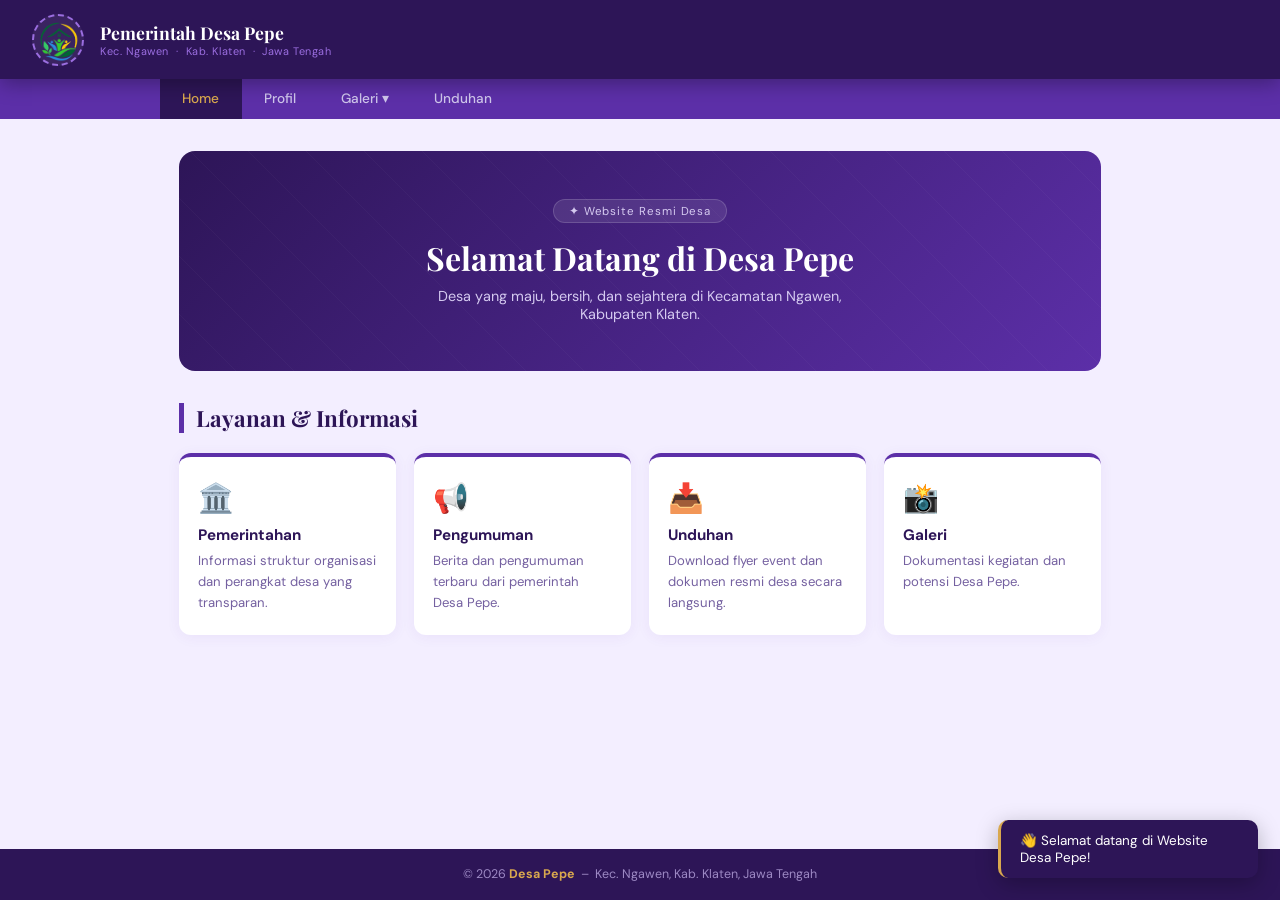
<file: index.html>
<!DOCTYPE html>
<html lang="id">
<head>
  <meta charset="UTF-8"/>
  <meta name="viewport" content="width=device-width, initial-scale=1.0"/>
  <title>Desa Pepe – Beranda</title>
  <link rel="stylesheet" href="style.css"/>
</head>
<body>

<header>
  <div class="logo-slot">
    <img src="aset/img/logo_desa_pepe.png" alt="logo desa" class="logo">
  </div>
  <div class="header-text">
    <h1>Pemerintah Desa Pepe</h1>
    <p>Kec. Ngawen &nbsp;·&nbsp; Kab. Klaten &nbsp;·&nbsp; Jawa Tengah</p>
  </div>
</header>

<nav>
  <ul>
    <li><a href="index.html" class="active">Home</a></li>
    <li><a href="profil.html">Profil</a></li>
    <li id="nav-galeri">
      <a href="galeri.html" onclick="return true;">Galeri ▾</a>
      <div class="dropdown">
        <a href="galeri.html#kegiatan">Kegiatan Desa</a>
        <a href="galeri.html#potensi">Potensi Desa</a>
      </div>
    </li>
    <li><a href="unduhan.html">Unduhan</a></li>
  </ul>
</nav>

<main>
  <div class="hero">
    <div class="badge">✦ Website Resmi Desa</div>
    <h2>Selamat Datang di Desa Pepe</h2>
    <p>Desa yang maju, bersih, dan sejahtera di Kecamatan Ngawen, Kabupaten Klaten.</p>
  </div>

  <h2 class="sec-title" id="layanan">Layanan &amp; Informasi</h2>
  <div class="cards">
    <div class="card">
      <div class="ico">🏛️</div>
      <h3>Pemerintahan</h3>
      <p>Informasi struktur organisasi dan perangkat desa yang transparan.</p>
    </div>
    <div class="card">
      <div class="ico">📢</div>
      <h3>Pengumuman</h3>
      <p>Berita dan pengumuman terbaru dari pemerintah Desa Pepe.</p>
    </div>
    <div class="card">
      <div class="ico">📥</div>
      <h3>Unduhan</h3>
      <p>Download flyer event dan dokumen resmi desa secara langsung.</p>
    </div>
    <div class="card">
      <div class="ico">📸</div>
      <h3>Galeri</h3>
      <p>Dokumentasi kegiatan dan potensi Desa Pepe.</p>
    </div>
  </div>
</main>

<footer>
  <p>&copy; <span id="year">2025</span> <strong>Desa Pepe</strong> &nbsp;–&nbsp; Kec. Ngawen, Kab. Klaten, Jawa Tengah</p>
</footer>

<div id="toast"></div>
<script src="main.js"></script>
<script>
  // Dropdown hover untuk halaman selain galeri
  document.querySelectorAll('nav li').forEach(function(li) {
    li.addEventListener('mouseenter', function() {
      var dd = li.querySelector('.dropdown');
      if (dd) dd.style.display = 'block';
    });
    li.addEventListener('mouseleave', function() {
      var dd = li.querySelector('.dropdown');
      if (dd) dd.style.display = '';
    });
  });
</script>
</body>
</html>
</file>
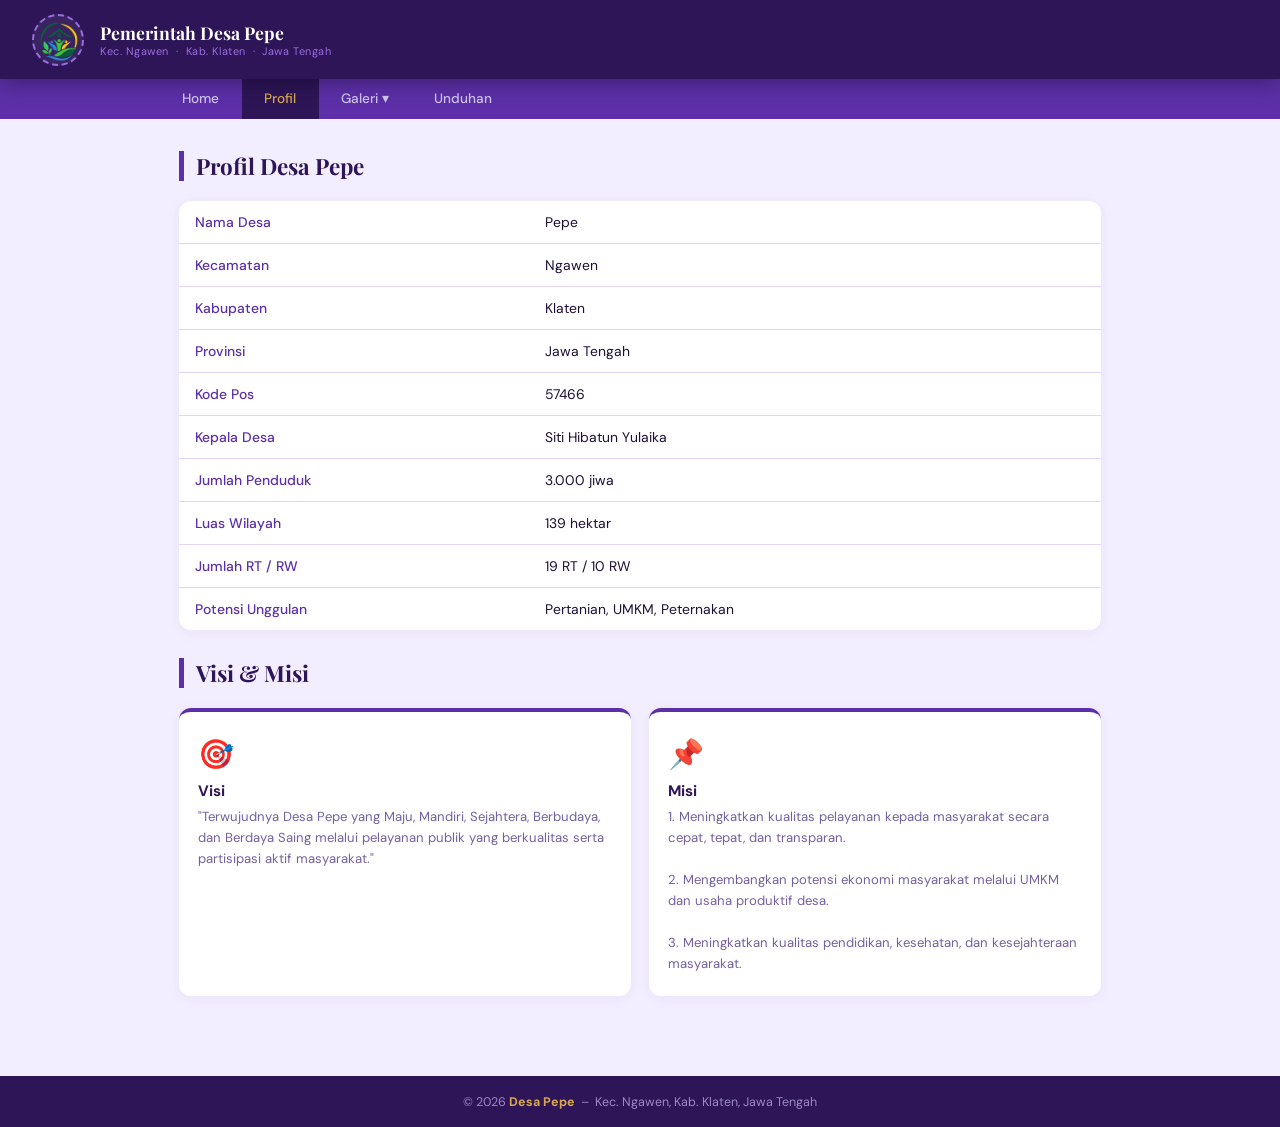
<file: profil.html>
<!DOCTYPE html>
<html lang="id">
<head>
  <meta charset="UTF-8"/>
  <meta name="viewport" content="width=device-width, initial-scale=1.0"/>
  <title>Desa Pepe – Profil</title>
  <link rel="stylesheet" href="style.css"/>
</head>
<body>

<header>
  <div class="logo-slot">
    <img src="aset/img/logo_desa_pepe.png" alt="logo desa" class="logo">
  </div>
  <div class="header-text">
    <h1>Pemerintah Desa Pepe</h1>
    <p>Kec. Ngawen &nbsp;·&nbsp; Kab. Klaten &nbsp;·&nbsp; Jawa Tengah</p>
  </div>
</header>

<nav>
  <ul>
    <li><a href="index.html">Home</a></li>
    <li><a href="profil.html" class="active">Profil</a></li>
    <li id="nav-galeri">
      <a href="galeri.html">Galeri ▾</a>
      <div class="dropdown">
        <a href="galeri.html#kegiatan">Kegiatan Desa</a>
        <a href="galeri.html#potensi">Potensi Desa</a>
      </div>
    </li>
    <li><a href="unduhan.html">Unduhan</a></li>
  </ul>
</nav>

<main>
  <h2 class="sec-title" id="data">Profil Desa Pepe</h2>

  <table class="info-table">
    <tr><td>Nama Desa</td><td>Pepe</td></tr>
    <tr><td>Kecamatan</td><td>Ngawen</td></tr>
    <tr><td>Kabupaten</td><td>Klaten</td></tr>
    <tr><td>Provinsi</td><td>Jawa Tengah</td></tr>
    <tr><td>Kode Pos</td><td>57466</td></tr>
    <tr><td>Kepala Desa</td><td>Siti Hibatun Yulaika</td></tr>
    <tr><td>Jumlah Penduduk</td><td>3.000 jiwa</td></tr>
    <tr><td>Luas Wilayah</td><td>139 hektar</td></tr>
    <tr><td>Jumlah RT / RW</td><td>19 RT / 10 RW</td></tr>
    <tr><td>Potensi Unggulan</td><td>Pertanian, UMKM, Peternakan</td></tr>
  </table>

  <h2 class="sec-title" id="visi">Visi &amp; Misi</h2>
  <div class="cards">
    <div class="card">
      <div class="ico">🎯</div>
      <h3>Visi</h3>
      <p>"Terwujudnya Desa Pepe yang Maju, Mandiri, Sejahtera, Berbudaya, dan Berdaya Saing melalui pelayanan publik yang berkualitas serta partisipasi aktif masyarakat."</p>
    </div>
    <div class="card">
      <div class="ico">📌</div>
      <h3>Misi</h3>
      <p>
        1. Meningkatkan kualitas pelayanan kepada masyarakat secara cepat, tepat, dan transparan.<br><br>
        2. Mengembangkan potensi ekonomi masyarakat melalui UMKM dan usaha produktif desa.<br><br>
        3. Meningkatkan kualitas pendidikan, kesehatan, dan kesejahteraan masyarakat.
      </p>
    </div>
  </div>
</main>

<footer>
  <p>&copy; <span id="year">2025</span> <strong>Desa Pepe</strong> &nbsp;–&nbsp; Kec. Ngawen, Kab. Klaten, Jawa Tengah</p>
</footer>

<div id="toast"></div>
<script src="main.js"></script>
<script>
  document.querySelectorAll('nav li').forEach(function(li) {
    li.addEventListener('mouseenter', function() {
      var dd = li.querySelector('.dropdown');
      if (dd) dd.style.display = 'block';
    });
    li.addEventListener('mouseleave', function() {
      var dd = li.querySelector('.dropdown');
      if (dd) dd.style.display = '';
    });
  });
</script>
</body>
</html>
</file>
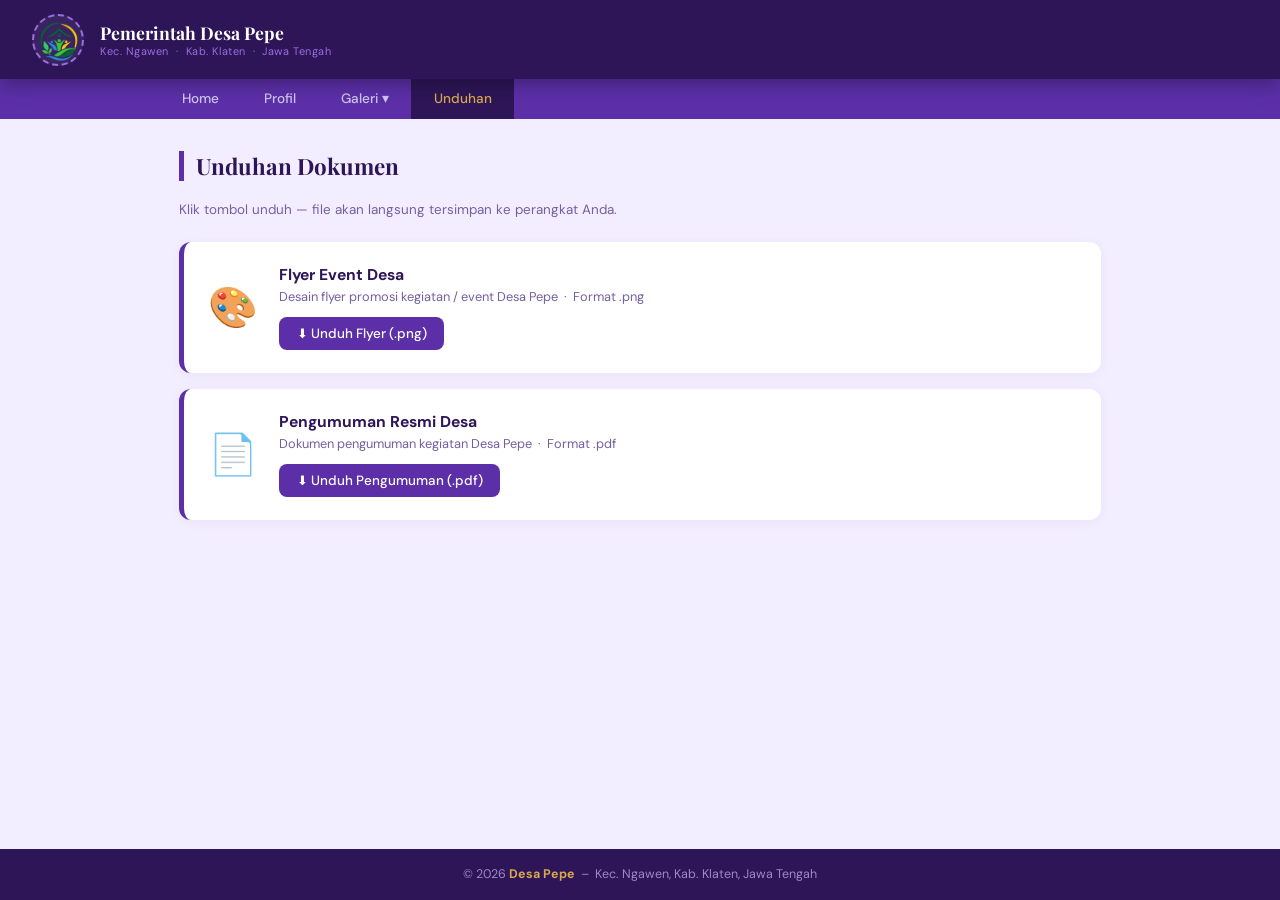
<file: unduhan.html>
<!DOCTYPE html>
<html lang="id">
<head>
  <meta charset="UTF-8"/>
  <meta name="viewport" content="width=device-width, initial-scale=1.0"/>
  <title>Desa Pepe – Unduhan</title>
  <link rel="stylesheet" href="style.css"/>
</head>
<body>

<header>
  <div class="logo-slot">
    <img src="aset/img/logo_desa_pepe.png" alt="logo desa" class="logo">
  </div>
  <div class="header-text">
    <h1>Pemerintah Desa Pepe</h1>
    <p>Kec. Ngawen &nbsp;·&nbsp; Kab. Klaten &nbsp;·&nbsp; Jawa Tengah</p>
  </div>
</header>

<nav>
  <ul>
    <li><a href="index.html">Home</a></li>
    <li><a href="profil.html">Profil</a></li>
    <li id="nav-galeri">
      <a href="galeri.html">Galeri ▾</a>
      <div class="dropdown">
        <a href="galeri.html#kegiatan">Kegiatan Desa</a>
        <a href="galeri.html#potensi">Potensi Desa</a>
      </div>
    </li>
    <li><a href="unduhan.html" class="active">Unduhan</a></li>
  </ul>
</nav>

<main>
  <h2 class="sec-title">Unduhan Dokumen</h2>
  <p style="font-size:.84rem;color:var(--muted);margin-bottom:1.5rem;">
    Klik tombol unduh — file akan langsung tersimpan ke perangkat Anda.
  </p>

  <div class="dl-card" id="flyer">
    <div class="dl-ico">🎨</div>
    <div>
      <h3>Flyer Event Desa</h3>
      <p>Desain flyer promosi kegiatan / event Desa Pepe &nbsp;·&nbsp; Format .png</p>
      <a class="btn-dl" href="aset/img/fleyer.png" download="flyer_desa.png">
        ⬇ Unduh Flyer (.png)
      </a>
    </div>
  </div>

  <div class="dl-card" id="pengumuman">
    <div class="dl-ico">📄</div>
    <div>
      <h3>Pengumuman Resmi Desa</h3>
      <p>Dokumen pengumuman kegiatan Desa Pepe &nbsp;·&nbsp; Format .pdf</p>
      <a class="btn-dl" href="aset/surat/surat hut.pdf" download="pengumuman.pdf">
        ⬇ Unduh Pengumuman (.pdf)
      </a>
    </div>
  </div>
</main>

<footer>
  <p>&copy; <span id="year">2025</span> <strong>Desa Pepe</strong> &nbsp;–&nbsp; Kec. Ngawen, Kab. Klaten, Jawa Tengah</p>
</footer>

<div id="toast"></div>
<script src="main.js"></script>
<script>
  document.querySelectorAll('nav li').forEach(function(li) {
    li.addEventListener('mouseenter', function() {
      var dd = li.querySelector('.dropdown');
      if (dd) dd.style.display = 'block';
    });
    li.addEventListener('mouseleave', function() {
      var dd = li.querySelector('.dropdown');
      if (dd) dd.style.display = '';
    });
  });
</script>
</body>
</html>
</file>
<file: style.css>
@import url('https://fonts.googleapis.com/css2?family=Playfair+Display:wght@600;700&family=DM+Sans:wght@300;400;500&display=swap');

:root {
  --dp: #2d1557;
  --mp: #5c2fa8;
  --lp: #9b6ee0;
  --pale: #f3eeff;
  --gold: #d9a84e;
  --white: #fff;
  --text: #1e1035;
  --muted: #7460a0;
  --border: #e0d4f7;
}

*, *::before, *::after { box-sizing: border-box; margin: 0; padding: 0; }
html { scroll-behavior: smooth; }

body {
  font-family: 'DM Sans', sans-serif;
  background: var(--pale);
  color: var(--text);
  min-height: 100vh;
  display: flex;
  flex-direction: column;
}

/* ── HEADER ── */
header {
  background: var(--dp);
  padding: 0.85rem 2rem;
  display: flex;
  align-items: center;
  gap: 1rem;
  box-shadow: 0 4px 20px #0005;
  position: sticky; top: 0; z-index: 100;
}

.logo-slot {
  width: 52px; height: 52px; flex-shrink: 0;
  border-radius: 50%;
  border: 2px dashed var(--lp);
  display: flex; align-items: center; justify-content: center;
  overflow: hidden;
  background: #ffffff10;
}
.logo-slot img  { width: 100%; height: 100%; object-fit: cover; border-radius: 50%; }
.logo-slot span { font-size: 0.5rem; color: var(--lp); text-align: center; line-height: 1.4; padding: 4px; }

.header-text h1 {
  font-family: 'Playfair Display', serif;
  color: var(--white);
  font-size: 1.1rem;
}
.header-text p {
  font-size: 0.68rem;
  color: var(--lp);
  letter-spacing: 0.05em;
}

/* ── NAV ── */
nav { background: var(--mp); }
nav ul { list-style: none; display: flex; max-width: 960px; margin: 0 auto; }

nav a,
nav .nav-toggle {
  display: block;
  padding: 0.7rem 1.4rem;
  color: #cfc6ec;
  text-decoration: none;
  font-size: 0.85rem;
  font-weight: 500;
  font-family: 'DM Sans', sans-serif;
  transition: background .2s, color .2s;
  /* Reset style bawaan browser untuk <button> */
  background: none;
  border: none;
  cursor: pointer;
  line-height: normal;
  -webkit-appearance: none;
  appearance: none;
}
nav a:hover, nav a.active,
nav .nav-toggle:hover, nav .nav-toggle.active {
  background: var(--dp);
  color: var(--gold);
}
nav .nav-toggle:focus { outline: none; }

/* ── DROPDOWN NAV ── */
nav li { position: relative; }
nav li .dropdown {
  display: none;
  position: absolute;
  top: 100%; left: 0;
  background: var(--dp);
  min-width: 180px;
  border-radius: 0 0 8px 8px;
  box-shadow: 0 8px 20px #0004;
  z-index: 200;
}
nav li.open .dropdown { display: block; }
nav li .dropdown a {
  display: block;
  padding: 0.6rem 1.2rem;
  color: #cfc6ec;
  font-size: 0.82rem;
  border-bottom: 1px solid #ffffff10;
  background: none;
}
nav li .dropdown a:last-child { border-bottom: none; }
nav li .dropdown a:hover { background: var(--mp); color: var(--gold); }

/* ── MAIN ── */
main {
  max-width: 960px;
  margin: 2rem auto;
  padding: 0 1.2rem 3rem;
  flex: 1;
  width: 100%;
}

/* ── SECTION TITLE ── */
.sec-title {
  font-family: 'Playfair Display', serif;
  font-size: 1.4rem;
  color: var(--dp);
  border-left: 5px solid var(--mp);
  padding-left: 0.75rem;
  margin-bottom: 1.25rem;
}

/* ── HERO ── */
.hero {
  background: linear-gradient(135deg, var(--dp), var(--mp));
  border-radius: 16px;
  padding: 3rem 2rem;
  text-align: center;
  color: var(--white);
  margin-bottom: 2rem;
  position: relative;
  overflow: hidden;
}
.hero::before {
  content: '';
  position: absolute; inset: 0;
  background: repeating-linear-gradient(45deg, transparent, transparent 40px, #ffffff07 40px, #ffffff07 41px);
}
.hero .badge {
  display: inline-block;
  background: #ffffff18;
  border: 1px solid #ffffff28;
  border-radius: 20px;
  padding: .2rem .9rem;
  font-size: .72rem;
  letter-spacing: .08em;
  color: #d5caf0;
  margin-bottom: .8rem;
}
.hero h2 { font-family: 'Playfair Display', serif; font-size: 2rem; margin-bottom: .5rem; position: relative; }
.hero p  { font-size: .9rem; color: #d5caf0; max-width: 460px; margin: 0 auto; position: relative; }

/* ── CARDS ── */
.cards { display: grid; grid-template-columns: repeat(auto-fit, minmax(200px, 1fr)); gap: 1.1rem; }
.card {
  background: var(--white);
  border-radius: 12px;
  padding: 1.4rem 1.2rem;
  box-shadow: 0 2px 14px #5c2fa810;
  border-top: 4px solid var(--mp);
  transition: transform .2s, box-shadow .2s;
}
.card:hover { transform: translateY(-4px); box-shadow: 0 8px 28px #5c2fa825; }
.card .ico { font-size: 1.8rem; margin-bottom: .5rem; }
.card h3   { font-size: .95rem; color: var(--dp); margin-bottom: .3rem; }
.card p    { font-size: .82rem; color: var(--muted); line-height: 1.6; }

/* ── INFO TABLE ── */
.info-table {
  width: 100%;
  border-collapse: collapse;
  background: var(--white);
  border-radius: 12px;
  overflow: hidden;
  box-shadow: 0 2px 14px #5c2fa810;
  margin-bottom: 1.8rem;
}
.info-table td { padding: .75rem 1rem; font-size: .87rem; border-bottom: 1px solid var(--border); }
.info-table td:first-child { font-weight: 500; color: var(--mp); width: 38%; }
.info-table tr:last-child td { border-bottom: none; }
.info-table tr:hover td { background: #faf7ff; }

/* ── GALLERY ── */
.gallery-grid {
  display: grid;
  grid-template-columns: repeat(auto-fill, minmax(190px, 1fr));
  gap: 1rem;
}
.gallery-item {
  background: var(--white);
  border-radius: 10px;
  overflow: hidden;
  aspect-ratio: 4/3;
  display: flex; align-items: center; justify-content: center;
  flex-direction: column; gap: .4rem;
  color: var(--muted);
  font-size: .78rem;
  text-align: center;
  padding: 1rem;
  border: 2px dashed var(--border);
  box-shadow: 0 2px 10px #5c2fa80a;
  transition: border-color .2s;
}
.gallery-item:hover { border-color: var(--lp); }
.gallery-item img   { width: 100%; height: 100%; object-fit: cover; }
.gallery-item .gi-ico { font-size: 2rem; }
.gallery-item p {
  text-align: center;
  font-size: 0.8rem;
  color: var(--muted);
  padding: 0.4rem 0 0.2rem;
}

/* ── TAB GALERI ── */
.gallery-tabs {
  display: flex;
  gap: 0.5rem;
  margin-bottom: 1.2rem;
}
.tab-btn {
  padding: 0.4rem 1.1rem;
  border-radius: 999px;
  border: 1px solid var(--border);
  background: transparent;
  color: var(--muted);
  font-family: 'DM Sans', sans-serif;
  font-size: 0.82rem;
  font-weight: 500;
  cursor: pointer;
  transition: background .2s, color .2s, border-color .2s;
}
.tab-btn:hover { border-color: var(--lp); color: var(--mp); }
.tab-btn.active {
  background: var(--mp);
  color: var(--white);
  border-color: var(--mp);
}
.section-panel { display: none; }
.section-panel.active { display: block; }

/* ── DOWNLOAD CARD ── */
.dl-card {
  background: var(--white);
  border-radius: 12px;
  padding: 1.4rem 1.5rem;
  display: flex;
  align-items: center;
  gap: 1.3rem;
  box-shadow: 0 2px 14px #5c2fa810;
  border-left: 5px solid var(--mp);
  margin-bottom: 1rem;
  transition: box-shadow .2s;
}
.dl-card:hover { box-shadow: 0 6px 24px #5c2fa820; }
.dl-card .dl-ico { font-size: 2.5rem; flex-shrink: 0; }
.dl-card h3 { font-size: .98rem; color: var(--dp); }
.dl-card p  { font-size: .8rem; color: var(--muted); margin: .2rem 0 .75rem; }

.btn-dl {
  display: inline-flex;
  align-items: center;
  gap: .4rem;
  background: var(--mp);
  color: var(--white);
  padding: .5rem 1.1rem;
  border-radius: 8px;
  font-size: .84rem;
  font-weight: 500;
  text-decoration: none;
  transition: background .2s, transform .15s, box-shadow .15s;
}
.btn-dl:hover {
  background: var(--dp);
  transform: translateY(-2px);
  box-shadow: 0 6px 18px #2d155750;
}

/* ── TOAST ── */
#toast {
  position: fixed; bottom: 1.4rem; right: 1.4rem;
  background: var(--dp); color: var(--white);
  padding: .75rem 1.2rem;
  border-radius: 10px;
  font-size: .84rem;
  box-shadow: 0 6px 22px #0004;
  opacity: 0; transform: translateY(16px);
  transition: opacity .4s, transform .4s;
  z-index: 999;
  pointer-events: none;
  max-width: 260px;
  border-left: 3px solid var(--gold);
}
#toast.show { opacity: 1; transform: translateY(0); }

/* ── FOOTER ── */
footer {
  background: var(--dp);
  color: #9d89c4;
  text-align: center;
  padding: 1.1rem;
  font-size: .78rem;
}
footer strong { color: var(--gold); }

/* ── RESPONSIVE ── */
@media (max-width: 600px) {
  header  { padding: .65rem 1rem; }
  .hero h2 { font-size: 1.45rem; }
  nav a, nav .nav-toggle { padding: .65rem .9rem; font-size: .78rem; }
  main    { margin: 1rem auto; }
  .dl-card { flex-direction: column; text-align: center; }
}

/* ── LIGHTBOX (Galeri) ── */
#lightbox {
  display: none;
  position: fixed; inset: 0; z-index: 1000;
  background: #000000cc;
  align-items: center; justify-content: center;
}
#lightbox.open { display: flex; }
#lightbox img  { max-width: 90vw; max-height: 85vh; border-radius: 10px; box-shadow: 0 8px 40px #000a; }
#lb-close {
  position: fixed; top: 1.2rem; right: 1.5rem;
  color: #fff; font-size: 1.8rem; cursor: pointer;
  line-height: 1; user-select: none;
  transition: color .2s;
}
#lb-close:hover { color: var(--gold); }

/* ── PAGE FADE ── */
body { opacity: 0; }
</file>
